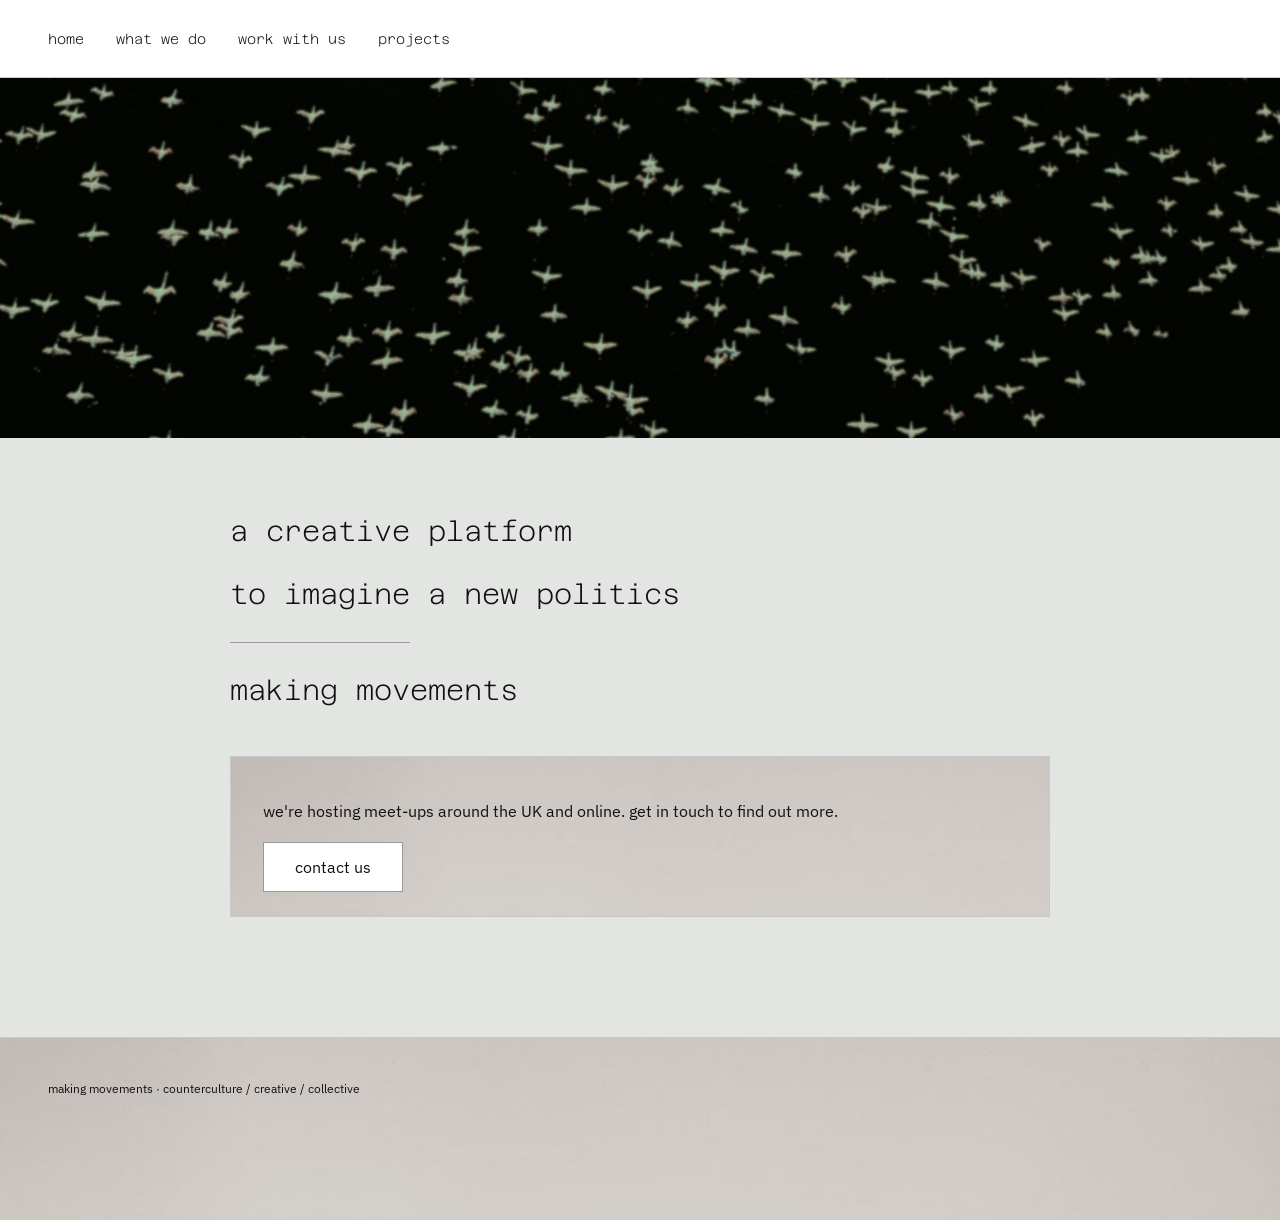
<file: index.html>
<!DOCTYPE html>
<html lang="en">

<head>
<meta charset="UTF-8">
<meta name="viewport" content="width=device-width, initial-scale=1.0">

<title>making movements</title>

<meta property="og:title" content="making movements">
<meta property="og:description" content="a creative platform to imagine a new politics">
<meta property="og:image" content="https://makingmovements.world/assets/flamingos.jpg">
<meta property="og:url" content="https://makingmovements.world/">
<meta property="og:type" content="website">

<meta name="twitter:card" content="summary_large_image">
<meta name="twitter:title" content="making movements">
<meta name="twitter:description" content="a creative platform to imagine a new politics">
<meta name="twitter:image" content="https://makingmovements.world/assets/flamingos.jpg">

<link rel="stylesheet" href="styles.css">

<script>
function copyEmail(btn){
    navigator.clipboard.writeText("contact@makingmovements.world");
    const original = btn.innerText;
    btn.innerText = "email copied";
    setTimeout(() => btn.innerText = original, 2000);
}
</script>

</head>

<body>

<header>

<nav>
<a href="index.html">home</a>
<a href="what-we-do.html">what we do</a>
<a href="work-with-us.html">work with us</a>
<a href="projects.html">projects</a>
</nav>

</header>

<img class="hero" src="assets/flamingos.jpg" alt="Making Movements">

<div class="content">

<p class="home-prop">
a creative platform
</p>

<p class="home-prop">
to imagine a new politics
</p>

<div class="home-line"></div>

<p class="home-mm">
making movements
</p>

<div class="connect">

<p>
we're hosting meet-ups around the UK and online. 
get in touch to find out more.
</p>

<button class="button" onclick="copyEmail(this)">
contact us
</button>

</div>

</div>

<footer class="footer">
making movements · counterculture / creative / collective
</footer>

</body>

</html>
</file>
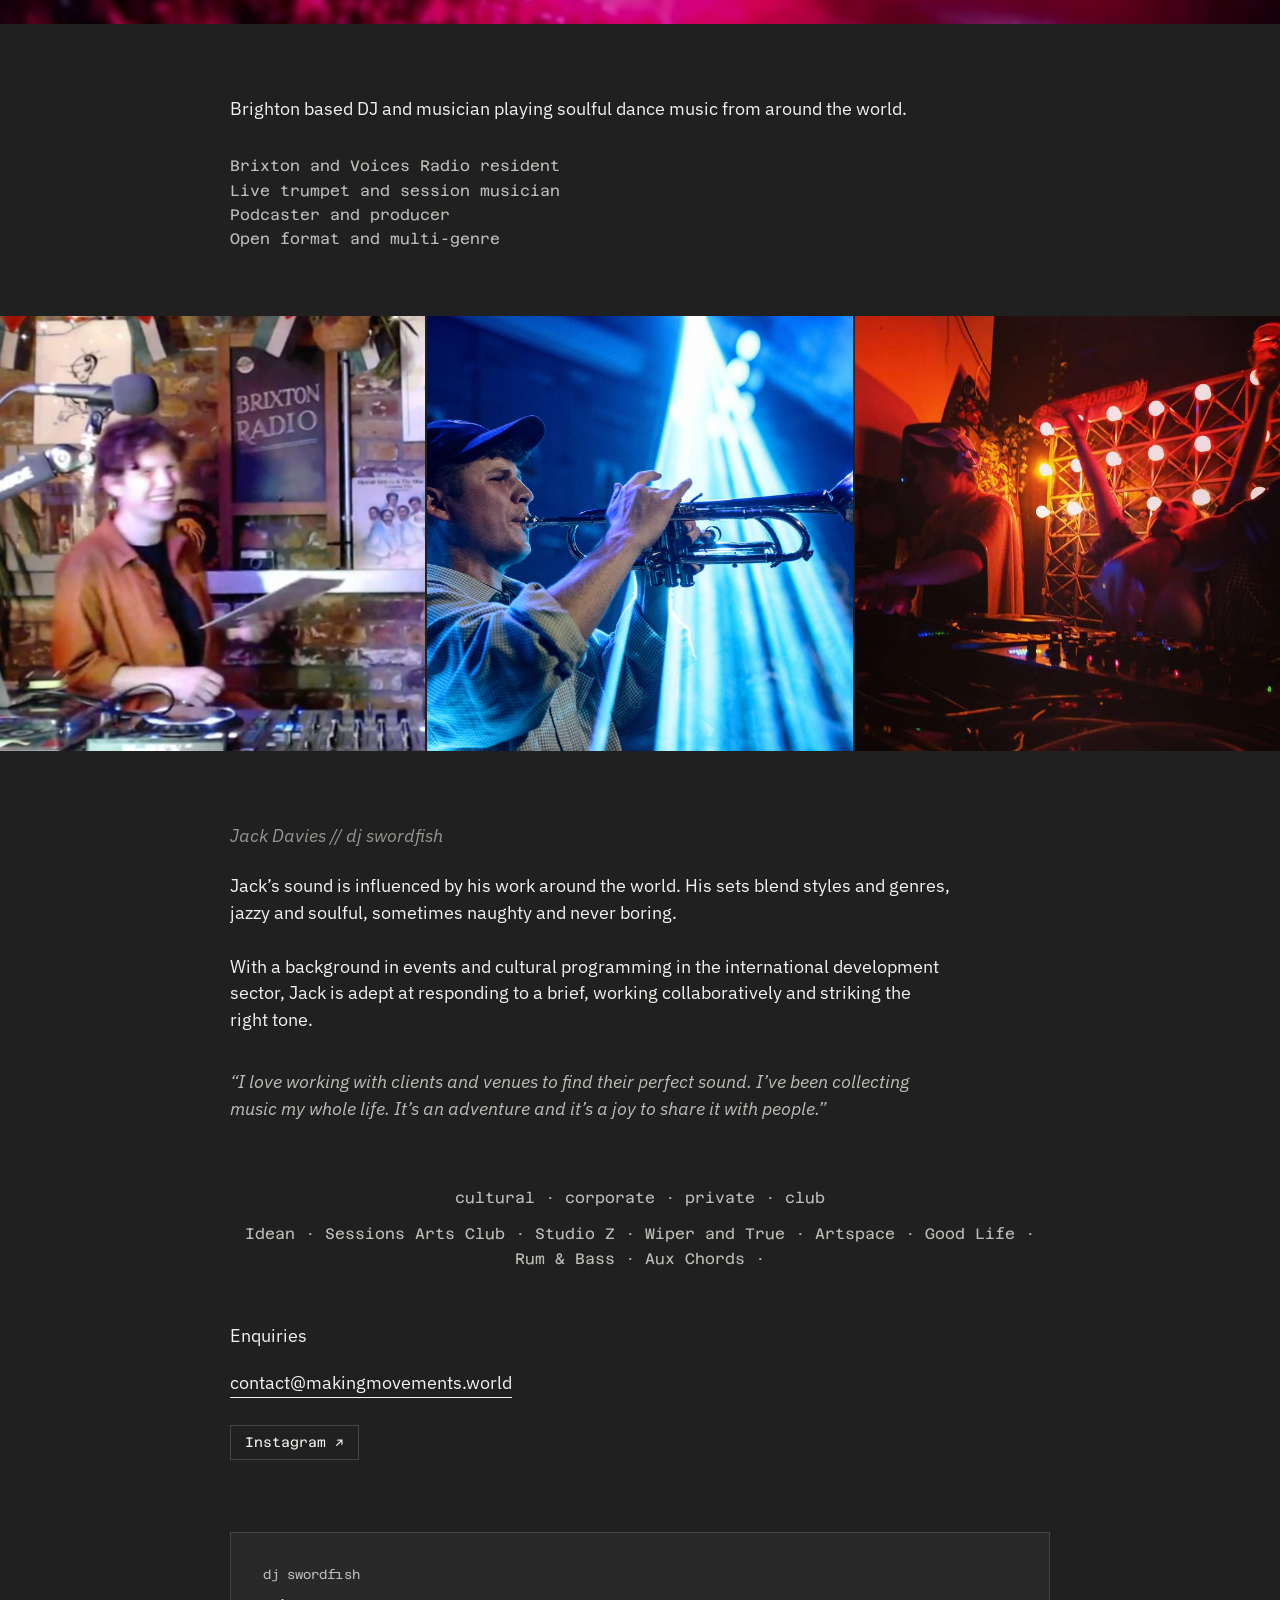
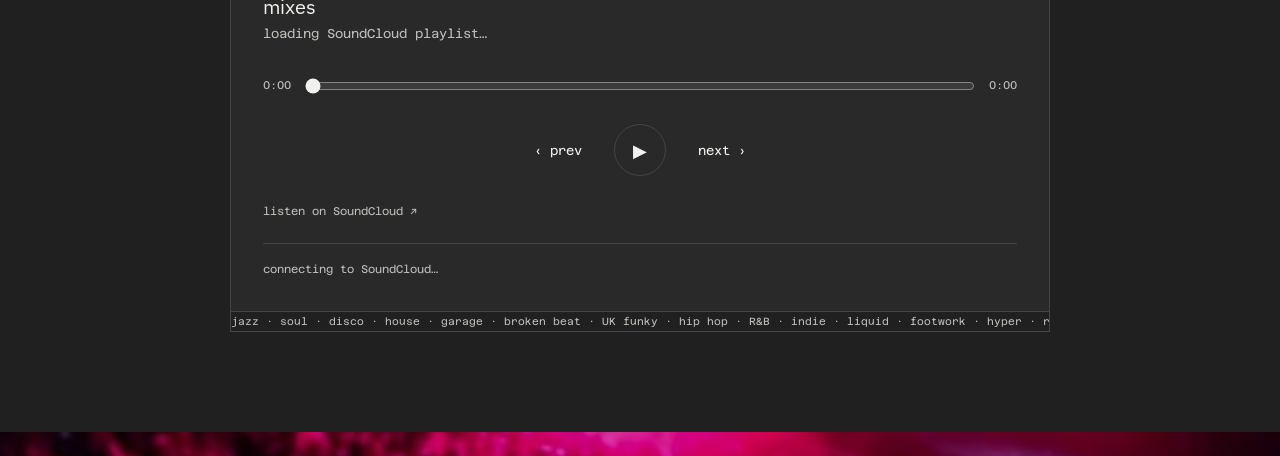
<file: dj.swordfish/index.html>
<!DOCTYPE html>
<html lang="en">
<head>
  <meta charset="UTF-8">
  <meta name="viewport" content="width=device-width, initial-scale=1.0">

  <title>dj swordfish</title>
  <meta name="description" content="dj swordfish — Brighton based DJ and musician playing soulful dance music from around the world.">

  <link rel="preconnect" href="https://fonts.googleapis.com">
  <link rel="preconnect" href="https://fonts.gstatic.com" crossorigin>
  <link href="https://fonts.googleapis.com/css2?family=Azeret+Mono:wght@400;500&family=IBM+Plex+Sans:ital,wght@0,400;0,500;1,400&display=swap" rel="stylesheet">

  <style>

    :root {
      --bg: #202020;
      --panel: #292929;
      --text: #f1f1ed;
      --muted: #bdbdb8;
      --name: #969691;
      --line: #454545;
      --content: 820px;
    }

    * {
      box-sizing: border-box;
    }

    body {
      margin: 0;
      background: var(--bg);
      color: var(--text);
      font-family: "IBM Plex Sans", Arial, sans-serif;
      font-size: 18px;
      line-height: 1.5;
    }

    img {
      display: block;
      max-width: 100%;
    }


    /* TOP + BOTTOM BANNERS */

    .hero {
      width: 100%;
      height: 1.6vw;
      min-height: 24px;
      max-height: 40px;
      overflow: hidden;
    }

    .hero img {
      width: 100%;
      height: 100%;
      object-fit: cover;
      object-position: center;
    }


    /* CONTENT */

    main {
      width: min(calc(100% - 40px), var(--content));
      margin: 0 auto;
    }


    /* INTRO */

    .intro {
      padding: 72px 0 24px;
      max-width: 720px;
    }

    .intro-line {
      margin: 0 0 32px;
      font-family: "IBM Plex Sans", Arial, sans-serif;
      font-size: 1.1rem;
      line-height: 1.5;
      font-weight: 400;
      color: var(--text);
    }


    /* CREDENTIALS */

    .credentials {
      margin: 0;
      padding: 0 0 40px;
      font-family: "Azeret Mono", monospace;
      font-size: 0.95rem;
      line-height: 1.6;
      font-weight: 400;
      color: var(--muted);
    }


    /* IMAGE STRIP */

    .image-strip {
      width: 100vw;
      margin-left: calc(50% - 50vw);
      display: grid;
      grid-template-columns: repeat(3, 1fr);
      gap: 2px;
    }

    .image-strip img {
      width: 100%;
      height: 34vw;
      max-height: 520px;
      min-height: 260px;
      object-fit: cover;
    }


    /* NAME */

    .bio {
      padding: 72px 0 24px;
      max-width: 720px;
      font-family: "IBM Plex Sans", Arial, sans-serif;
      font-size: 1.1rem;
      line-height: 1.5;
      font-weight: 400;
      color: var(--text);
    }

    .bio em {
      color: var(--name);
      font-style: italic;
    }


    /* INTRODUCTORY BIO */

    .intro-bio {
      padding: 0 0 36px;
      max-width: 720px;
      font-family: "IBM Plex Sans", Arial, sans-serif;
      font-size: 1.1rem;
      line-height: 1.5;
      font-weight: 400;
      color: var(--text);
    }

    .intro-bio p {
      margin: 0 0 28px;
    }

    .intro-bio p:last-child {
      margin-bottom: 0;
    }


    /* QUOTE */

    .quote {
      padding: 0 0 64px;
      max-width: 720px;
      font-family: "IBM Plex Sans", Arial, sans-serif;
      font-size: 1.1rem;
      line-height: 1.5;
      font-weight: 400;
      font-style: italic;
      color: var(--muted);
    }


    /* CLIENTS + EVENT TYPES */

    .client-info {
      width: min(calc(100% - 40px), var(--content));
      margin: 0 auto;
      text-align: center;
      font-family: "Azeret Mono", monospace;
      font-size: 0.95rem;
      line-height: 1.6;
      font-weight: 400;
      color: var(--muted);
    }

    .event-types {
      padding: 0 0 12px;
      white-space: normal;
    }

    .clients {
      padding: 0 0 52px;
      white-space: normal;
      overflow-wrap: break-word;
      word-wrap: break-word;
    }


    /* ENQUIRIES */

    .enquiries {
      padding: 0 0 72px;
    }

    .enquiries-title {
      margin: 0 0 20px;
      font-family: "IBM Plex Sans", Arial, sans-serif;
      font-size: 1.1rem;
      line-height: 1.5;
      font-weight: 400;
      color: var(--text);
    }

    .email {
      color: var(--text);
      text-decoration: none;
      font-family: "IBM Plex Sans", Arial, sans-serif;
      font-size: 1.1rem;
      line-height: 1.5;
      font-weight: 400;
      border-bottom: 1px solid var(--text);
      padding-bottom: 3px;
    }

    .email:hover {
      opacity: 0.65;
    }


    /* INSTAGRAM */

    .instagram {
      display: inline-block;
      margin-top: 28px;
      color: var(--text);
      text-decoration: none;
      font-family: "Azeret Mono", monospace;
      font-size: 0.85rem;
      line-height: 1;
      border: 1px solid var(--line);
      padding: 10px 14px;
    }

    .instagram:hover {
      opacity: 0.65;
    }


    /* CUSTOM SOUNDCLOUD PLAYER */

    .listen {
      width: 100%;
      padding: 0 0 100px;
    }

    .player {
      width: 100%;
      background: var(--panel);
      border: 1px solid var(--line);
      padding: 32px;
    }

    .eyebrow {
      font-family: "Azeret Mono", monospace;
      font-size: 0.8rem;
      color: var(--muted);
      margin-bottom: 10px;
    }

    .player-title {
      font-family: "IBM Plex Sans", Arial, sans-serif;
      font-size: 1.25rem;
      line-height: 1.3;
      color: var(--text);
      margin-bottom: 4px;
    }

    .track {
      font-family: "Azeret Mono", monospace;
      font-size: 0.8rem;
      line-height: 1.5;
      color: var(--muted);
      min-height: 24px;
      margin-bottom: 28px;
    }

    .progress-wrap {
      display: flex;
      align-items: center;
      gap: 12px;
      font-family: "Azeret Mono", monospace;
      font-size: 0.7rem;
      color: var(--muted);
    }

    input[type="range"] {
      flex: 1;
      accent-color: var(--text);
      cursor: pointer;
    }

    .controls {
      display: flex;
      align-items: center;
      justify-content: center;
      gap: 24px;
      margin: 28px 0;
    }

    button {
      appearance: none;
      border: 0;
      background: transparent;
      color: var(--text);
      cursor: pointer;
      font: inherit;
      padding: 8px;
    }

    button:hover {
      opacity: 0.65;
    }

    .play {
      width: 52px;
      height: 52px;
      border: 1px solid var(--line);
      border-radius: 50%;
      font-size: 18px;
    }

    .secondary {
      font-family: "Azeret Mono", monospace;
      font-size: 0.8rem;
    }

    .soundcloud-link {
      display: block;
      margin-top: 24px;
      color: var(--muted);
      font-family: "Azeret Mono", monospace;
      font-size: 0.7rem;
      text-decoration: none;
    }

    .soundcloud-link:hover {
      color: var(--text);
    }

    .status {
      margin-top: 22px;
      padding-top: 18px;
      border-top: 1px solid var(--line);
      font-family: "Azeret Mono", monospace;
      font-size: 0.7rem;
      color: var(--muted);
    }


    /* HIDDEN SOUNDCLOUD WIDGET */

    #soundcloud-widget {
      position: absolute;
      width: 1px;
      height: 1px;
      opacity: 0;
      pointer-events: none;
      left: -9999px;
    }


    /* GENRE TICKER */

    .ticker {
      width: 100%;
      overflow: hidden;
      white-space: nowrap;
      background: var(--bg);
      color: var(--muted);
      font-family: "Azeret Mono", monospace;
      font-size: 0.65rem;
      line-height: 1.2;
      padding: 3px 0;
      margin: 0;
      border-left: 1px solid var(--line);
      border-right: 1px solid var(--line);
      border-bottom: 1px solid var(--line);
    }

    .ticker-track {
      display: flex;
      width: max-content;
      white-space: nowrap;
      animation: ticker-scroll 35s linear infinite;
    }

    .ticker-content {
      display: inline-block;
      padding-right: 4rem;
    }

    @keyframes ticker-scroll {
      from {
        transform: translateX(0);
      }

      to {
        transform: translateX(-50%);
      }
    }


    /* MOBILE */

    @media (max-width: 700px) {

      body {
        font-size: 16px;
      }

      main {
        width: min(calc(100% - 28px), var(--content));
      }

      .hero {
        height: 1.8vw;
        min-height: 18px;
        max-height: 28px;
      }

      .intro {
        padding: 52px 0 20px;
      }

      .intro-line {
        font-size: 1.05rem;
        line-height: 1.5;
        margin-bottom: 28px;
      }

      .credentials {
        padding-bottom: 40px;
        font-size: 0.88rem;
        line-height: 1.6;
      }

      .image-strip {
        grid-template-columns: 1fr 1fr 1fr;
        gap: 1px;
      }

      .image-strip img {
        height: 52vw;
        min-height: 190px;
      }

      .bio {
        padding: 52px 0 20px;
        font-size: 1.05rem;
      }

      .intro-bio {
        padding-bottom: 30px;
        font-size: 1.05rem;
      }

      .quote {
        padding-bottom: 46px;
        font-size: 1.05rem;
        line-height: 1.5;
      }

      .client-info {
        width: min(calc(100% - 28px), var(--content));
        font-size: 0.78rem;
      }

      .event-types {
        padding-bottom: 10px;
      }

      .clients {
        padding-bottom: 42px;
      }

      .enquiries {
        padding-bottom: 56px;
      }

      .enquiries-title,
      .email {
        font-size: 1.05rem;
      }

      .instagram {
        font-size: 0.75rem;
      }

      .listen {
        padding-bottom: 70px;
      }

      .player {
        padding: 24px 20px;
      }

      .ticker {
        font-size: 0.58rem;
        padding: 3px 0;
      }

    }

  </style>
</head>


<body>


  <!-- TOP BANNER -->

  <header class="hero">
    <img src="hero.jpg" alt="dj swordfish performing">
  </header>


  <main>


    <!-- INTRO -->

    <section class="intro">

      <p class="intro-line">
        Brighton based DJ and musician playing soulful dance music from around the world.
      </p>

      <p class="credentials">
        Brixton and Voices Radio resident<br>
        Live trumpet and session musician<br>
        Podcaster and producer<br>
        Open format and multi-genre 
      </p>

    </section>


  </main>


  <!-- IMAGES -->

  <div class="image-strip">

    <img src="radio.jpg" alt="dj swordfish at Brixton Radio">

    <img src="trumpet.jpg" alt="dj swordfish playing trumpet">

    <img src="dj-red.jpg" alt="dj swordfish performing">

  </div>


  <main>


    <!-- NAME -->

    <div class="bio">
      <em>Jack Davies // dj swordfish</em>
    </div>


    <!-- BIO -->

    <div class="intro-bio">

      <p>
        Jack’s sound is influenced by his work around the world. His sets blend styles and genres, jazzy and soulful, sometimes naughty and never boring.
      </p>

      <p>
        With a background in events and cultural programming in the international development sector, Jack is adept at responding to a brief, working collaboratively and striking the right tone.
      </p>

    </div>


    <!-- QUOTE -->

    <div class="quote">
      “I love working with clients and venues to find their perfect sound. I’ve been collecting music my whole life. It’s an adventure and it’s a joy to share it with people.”
    </div>


  </main>


  <!-- EVENT TYPES + CLIENTS -->

  <div class="client-info">

    <div class="event-types">
      cultural · corporate · private · club
    </div>

    <div class="clients">
      Idean · Sessions Arts Club · Studio Z · Wiper and True · Artspace · Good Life · Rum &amp; Bass · Aux Chords ·
    </div>

  </div>


  <main>


    <!-- ENQUIRIES -->

    <section class="enquiries">

      <p class="enquiries-title">
        Enquiries
      </p>

      <a
        class="email"
        href="mailto:contact@makingmovements.world">
        contact@makingmovements.world
      </a>

      <br>

      <a
        class="instagram"
        href="https://www.instagram.com/dj.swordfish/"
        target="_blank"
        rel="noopener noreferrer">
        Instagram ↗
      </a>

    </section>


    <!-- CUSTOM SOUNDCLOUD PLAYER + TICKER -->

    <section class="listen">

      <div class="player">

        <div class="eyebrow">
          dj swordfish
        </div>

        <div class="player-title">
          mixes
        </div>

        <div class="track" id="track-name">
          loading SoundCloud playlist…
        </div>

        <div class="progress-wrap">

          <span id="current-time">
            0:00
          </span>

          <input
            id="progress"
            type="range"
            min="0"
            max="100"
            value="0"
            step="0.1"
            aria-label="Track progress">

          <span id="duration">
            0:00
          </span>

        </div>


        <div class="controls">

          <button
            class="secondary"
            id="previous"
            type="button"
            aria-label="Previous track">
            ‹ prev
          </button>

          <button
            class="play"
            id="play"
            type="button"
            aria-label="Play">
            ▶
          </button>

          <button
            class="secondary"
            id="next"
            type="button"
            aria-label="Next track">
            next ›
          </button>

        </div>


        <a
          class="soundcloud-link"
          href="https://soundcloud.com/dj-swordfish/sets/mixes"
          target="_blank"
          rel="noopener noreferrer">
          listen on SoundCloud ↗
        </a>


        <div class="status" id="status">
          connecting to SoundCloud…
        </div>

      </div>


      <!-- GENRE TICKER -->

      <div class="ticker">

        <div class="ticker-track">

          <div class="ticker-content">
            jazz · soul · disco · house · garage · broken beat · UK funky · hip hop · R&amp;B · indie · liquid · footwork · hyper · roots · rave · afro · latin · desi · arab ·
          </div>

          <div class="ticker-content">
            jazz · soul · disco · house · garage · broken beat · UK funky · hip hop · R&amp;B · indie · liquid · footwork · hyper · roots · rave · afro · latin · desi · arab ·
          </div>

        </div>

      </div>


    </section>


  </main>


  <!-- HIDDEN SOUNDCLOUD WIDGET -->

  <iframe
    id="soundcloud-widget"
    scrolling="no"
    frameborder="no"
    allow="autoplay"
    title="SoundCloud player"
    src="https://w.soundcloud.com/player/?url=https%3A//soundcloud.com/dj-swordfish/sets/mixes&amp;auto_play=false&amp;hide_related=true&amp;show_comments=false&amp;show_user=true&amp;show_reposts=false&amp;show_teaser=false">
  </iframe>


  <script src="https://w.soundcloud.com/player/api.js"></script>

  <script>

    const iframe = document.getElementById("soundcloud-widget");
    const widget = SC.Widget(iframe);

    const playButton = document.getElementById("play");
    const previousButton = document.getElementById("previous");
    const nextButton = document.getElementById("next");
    const progress = document.getElementById("progress");

    const trackName = document.getElementById("track-name");
    const currentTime = document.getElementById("current-time");
    const duration = document.getElementById("duration");
    const status = document.getElementById("status");

    let isPlaying = false;
    let currentDuration = 0;


    function formatTime(milliseconds) {

      const seconds = Math.floor(milliseconds / 1000);
      const minutes = Math.floor(seconds / 60);
      const remainingSeconds = seconds % 60;

      return minutes + ":" + String(remainingSeconds).padStart(2, "0");

    }


    function updateTrack() {

      widget.getCurrentSound(function(sound) {

        if (sound) {

          trackName.textContent =
            sound.title || "dj swordfish mix";

          status.textContent =
            "SoundCloud playlist connected";

        }

      });

    }


    widget.bind(SC.Widget.Events.READY, function() {

      status.textContent =
        "SoundCloud playlist connected";

      updateTrack();

    });


    widget.bind(SC.Widget.Events.PLAY, function() {

      isPlaying = true;

      playButton.textContent = "Ⅱ";

      updateTrack();

    });


    widget.bind(SC.Widget.Events.PAUSE, function() {

      isPlaying = false;

      playButton.textContent = "▶";

    });


    widget.bind(SC.Widget.Events.FINISH, function() {

      isPlaying = false;

      playButton.textContent = "▶";

      progress.value = 100;

      widget.next();

    });


    widget.bind(SC.Widget.Events.PLAY_PROGRESS, function(event) {

      if (!event) return;

      currentDuration = event.relativePosition
        ? event.currentPosition / event.relativePosition
        : currentDuration;

      if (currentDuration > 0) {

        progress.value =
          (event.currentPosition / currentDuration) * 100;

      }

      currentTime.textContent =
        formatTime(event.currentPosition);

      if (currentDuration > 0) {

        duration.textContent =
          formatTime(currentDuration);

      }

    });


    playButton.addEventListener("click", function() {

      if (isPlaying) {

        widget.pause();

      } else {

        widget.play();

      }

    });


    previousButton.addEventListener("click", function() {

      widget.prev();

      setTimeout(updateTrack, 300);

    });


    nextButton.addEventListener("click", function() {

      widget.next();

      setTimeout(updateTrack, 300);

    });


    progress.addEventListener("input", function() {

      if (!currentDuration) return;

      const position =
        (Number(progress.value) / 100) * currentDuration;

      widget.seekTo(position);

    });

  </script>


  <!-- BOTTOM BANNER -->

  <footer class="hero">
    <img src="hero.jpg" alt="">
  </footer>


</body>
</html>
</file>
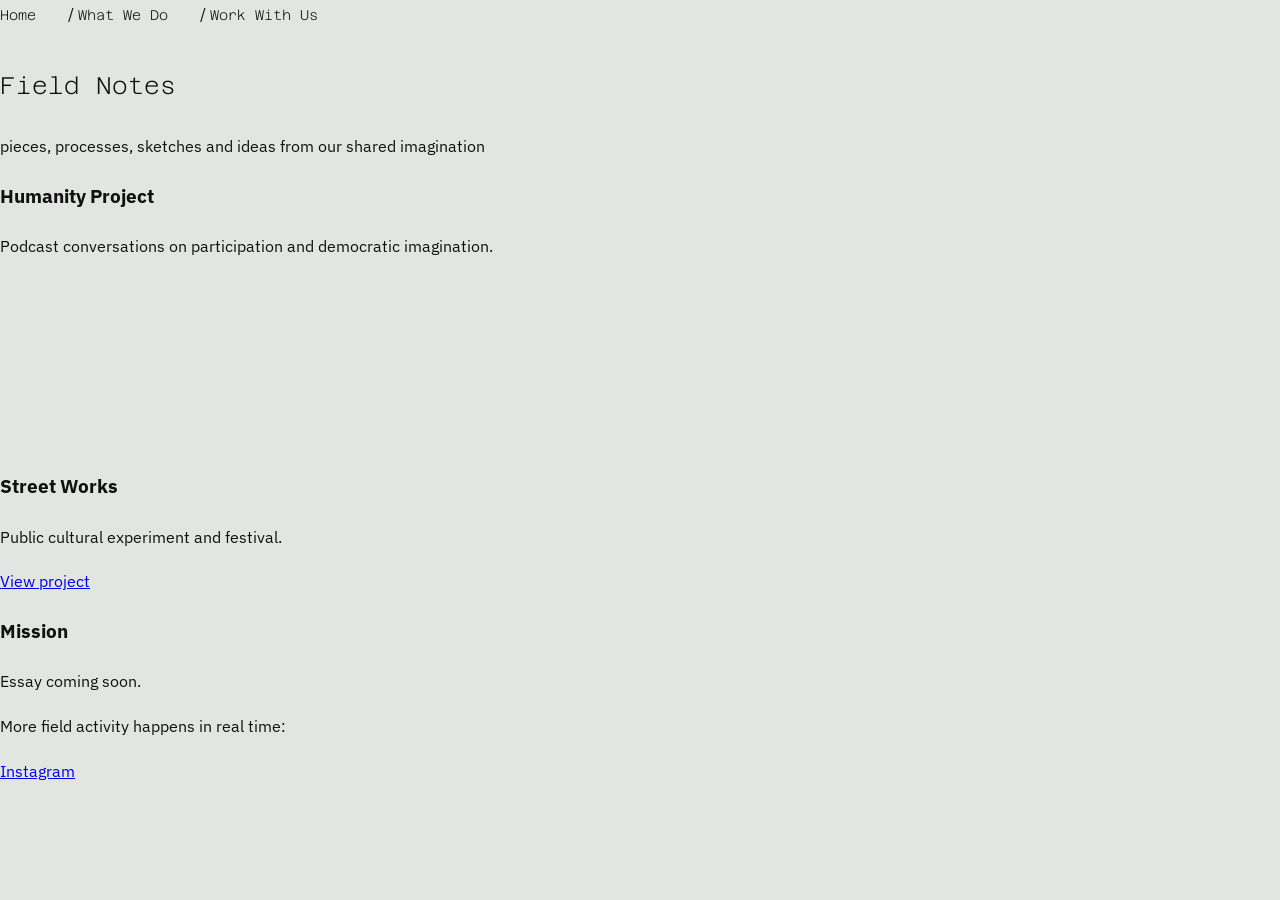
<file: field-notes.html>
<!DOCTYPE html>
<html>
<head>
  <title>Field Notes - Making Movements</title>
  <link rel="stylesheet" href="styles.css">
</head>
<body>

<nav>
  <a href="index.html">Home</a> /
  <a href="what-we-do.html">What We Do</a> /
  <a href="work-with-us.html">Work With Us</a>
</nav>

<div class="section">

<h2>Field Notes</h2>

<p>pieces, processes, sketches and ideas from our shared imagination</p>

</div>

<div class="section">

<h3>Humanity Project</h3>

<p>Podcast conversations on participation and democratic imagination.</p>

<iframe width="100%" height="166" scrolling="no" frameborder="no"
src="https://w.soundcloud.com/player/?url=https%3A//soundcloud.com/voicesradio_ldn/making-movements-w-humanity">
</iframe>

</div>

<div class="section">

<h3>Street Works</h3>

<p>Public cultural experiment and festival.</p>

<a href="https://www.street-work.org/" target="_blank">View project</a>

</div>

<div class="section">

<h3>Mission</h3>

<p>Essay coming soon.</p>

</div>

<div class="section">

<p>More field activity happens in real time:</p>
<a href="https://www.instagram.com/makingmovements.world/" target="_blank">Instagram</a>

</div>

</body>
</html>
</file>
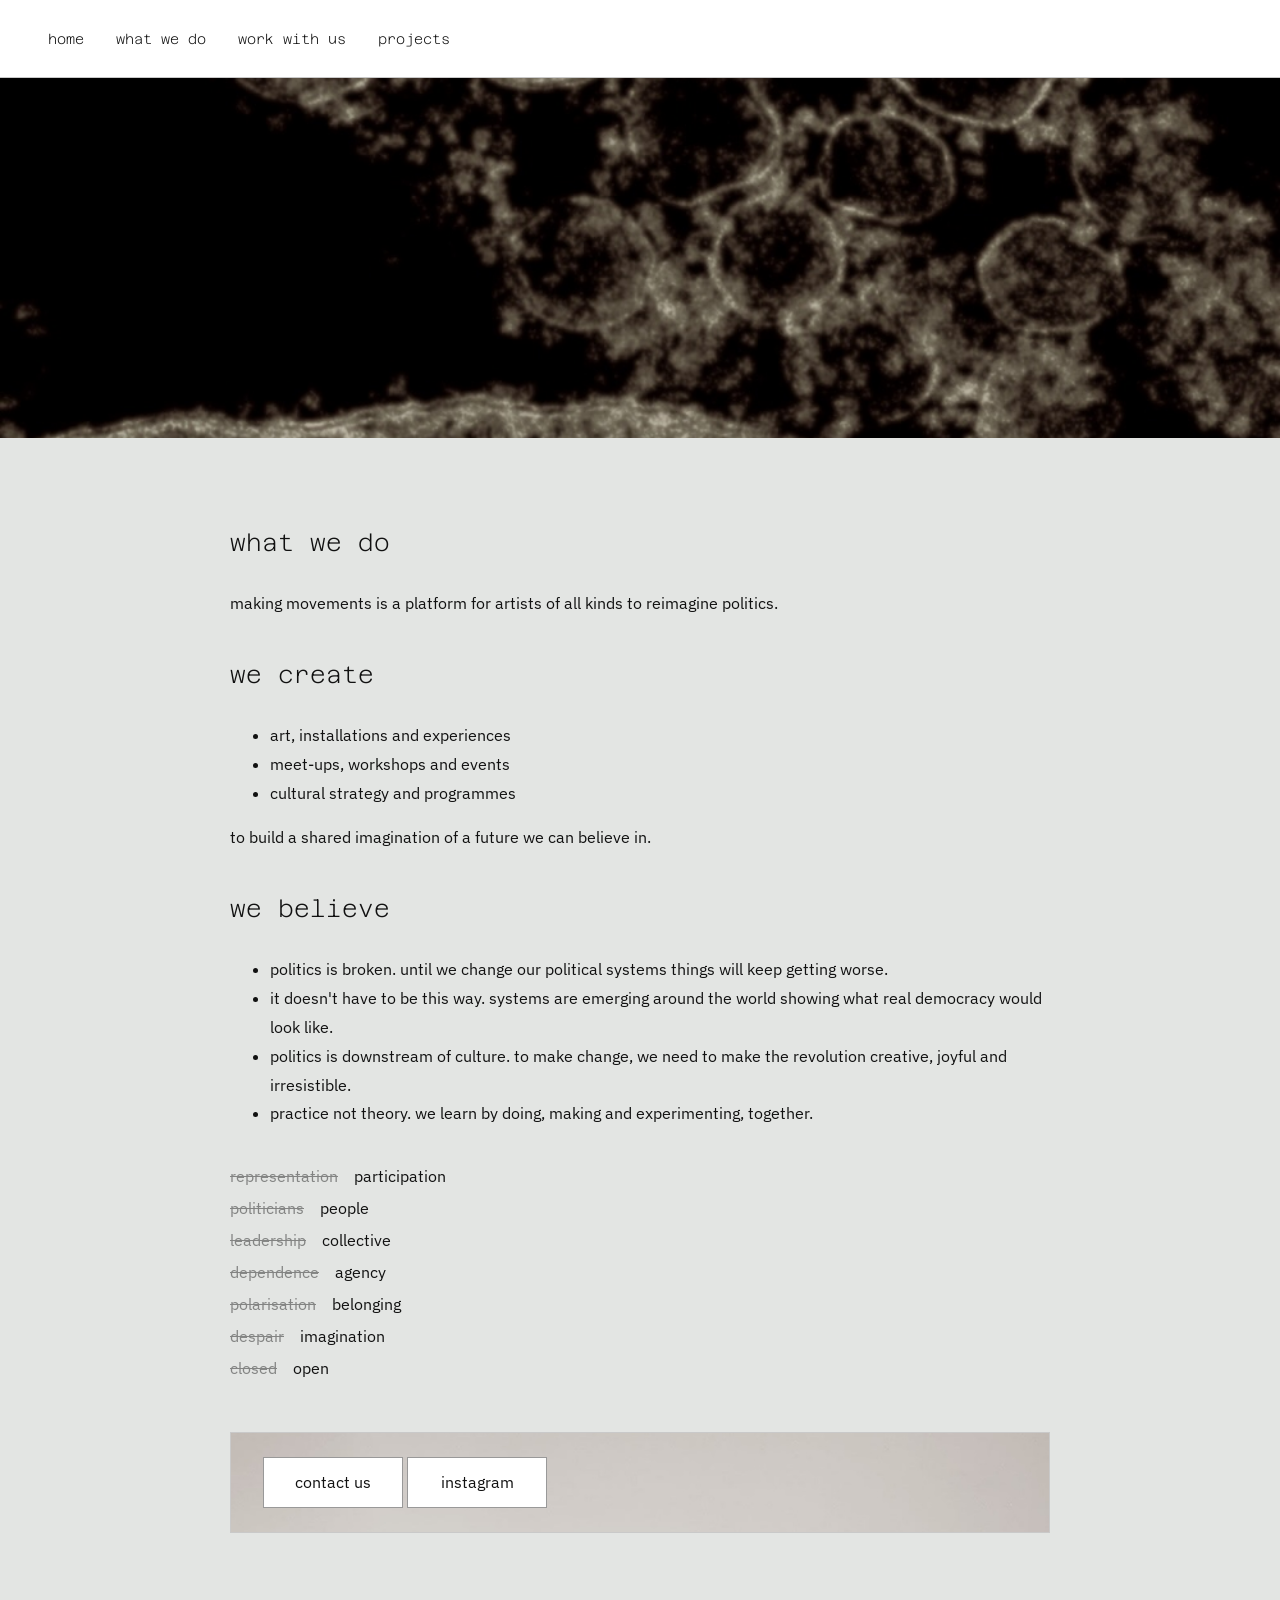
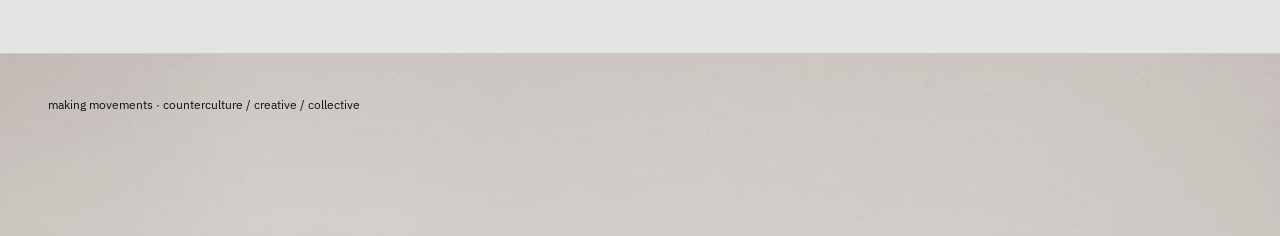
<file: what-we-do.html>
<!DOCTYPE html>
<html lang="en">

<head>
<meta charset="UTF-8">
<meta name="viewport" content="width=device-width, initial-scale=1.0">
<title>what we do | making movements</title>

<link rel="stylesheet" href="styles.css">

<script>
function copyEmail(btn){
    navigator.clipboard.writeText('contact@makingmovements.world');
    const t=btn.innerText;
    btn.innerText='email copied';
    setTimeout(()=>btn.innerText=t,2000);
}
</script>

</head>

<body>

<header>
<nav>
<a href="index.html">home</a>
<a href="what-we-do.html">what we do</a>
<a href="work-with-us.html">work with us</a>
<a href="projects.html">projects</a>
</nav>
</header>

<img class="hero" src="assets/microscope.jpg" alt="Making Movements">

<div class="content">

<h2>what we do</h2>

<p>
making movements is a platform for artists of all kinds to reimagine politics.
</p>

<h2>we create</h2>

<ul>
<li>art, installations and experiences</li>
<li>meet-ups, workshops and events</li>
<li>cultural strategy and programmes</li>
</ul>

<p>
to build a shared imagination of a future we can believe in.
</p>

<h2>we believe</h2>

<ul>
<li>politics is broken. until we change our political systems things will keep getting worse.</li>

<li>it doesn't have to be this way. systems are emerging around the world showing what real democracy would look like.</li>

<li>politics is downstream of culture. to make change, we need to make the revolution creative, joyful and irresistible.</li>

<li>practice not theory. we learn by doing, making and experimenting, together.</li>
</ul>

<p class="beliefs">
<s>representation</s> participation<br>
<s>politicians</s> people<br>
<s>leadership</s> collective<br>
<s>dependence</s> agency<br>
<s>polarisation</s> belonging<br>
<s>despair</s> imagination<br>
<s>closed</s> open
</p>

<div class="connect">

<button class="button" onclick="copyEmail(this)">
contact us
</button>

<a class="button"
href="https://instagram.com/makingmovements.world"
target="_blank">
instagram
</a>

</div>

</div>

<div class="footer">
making movements · counterculture / creative / collective
</div>

</body>
</html>
</file>
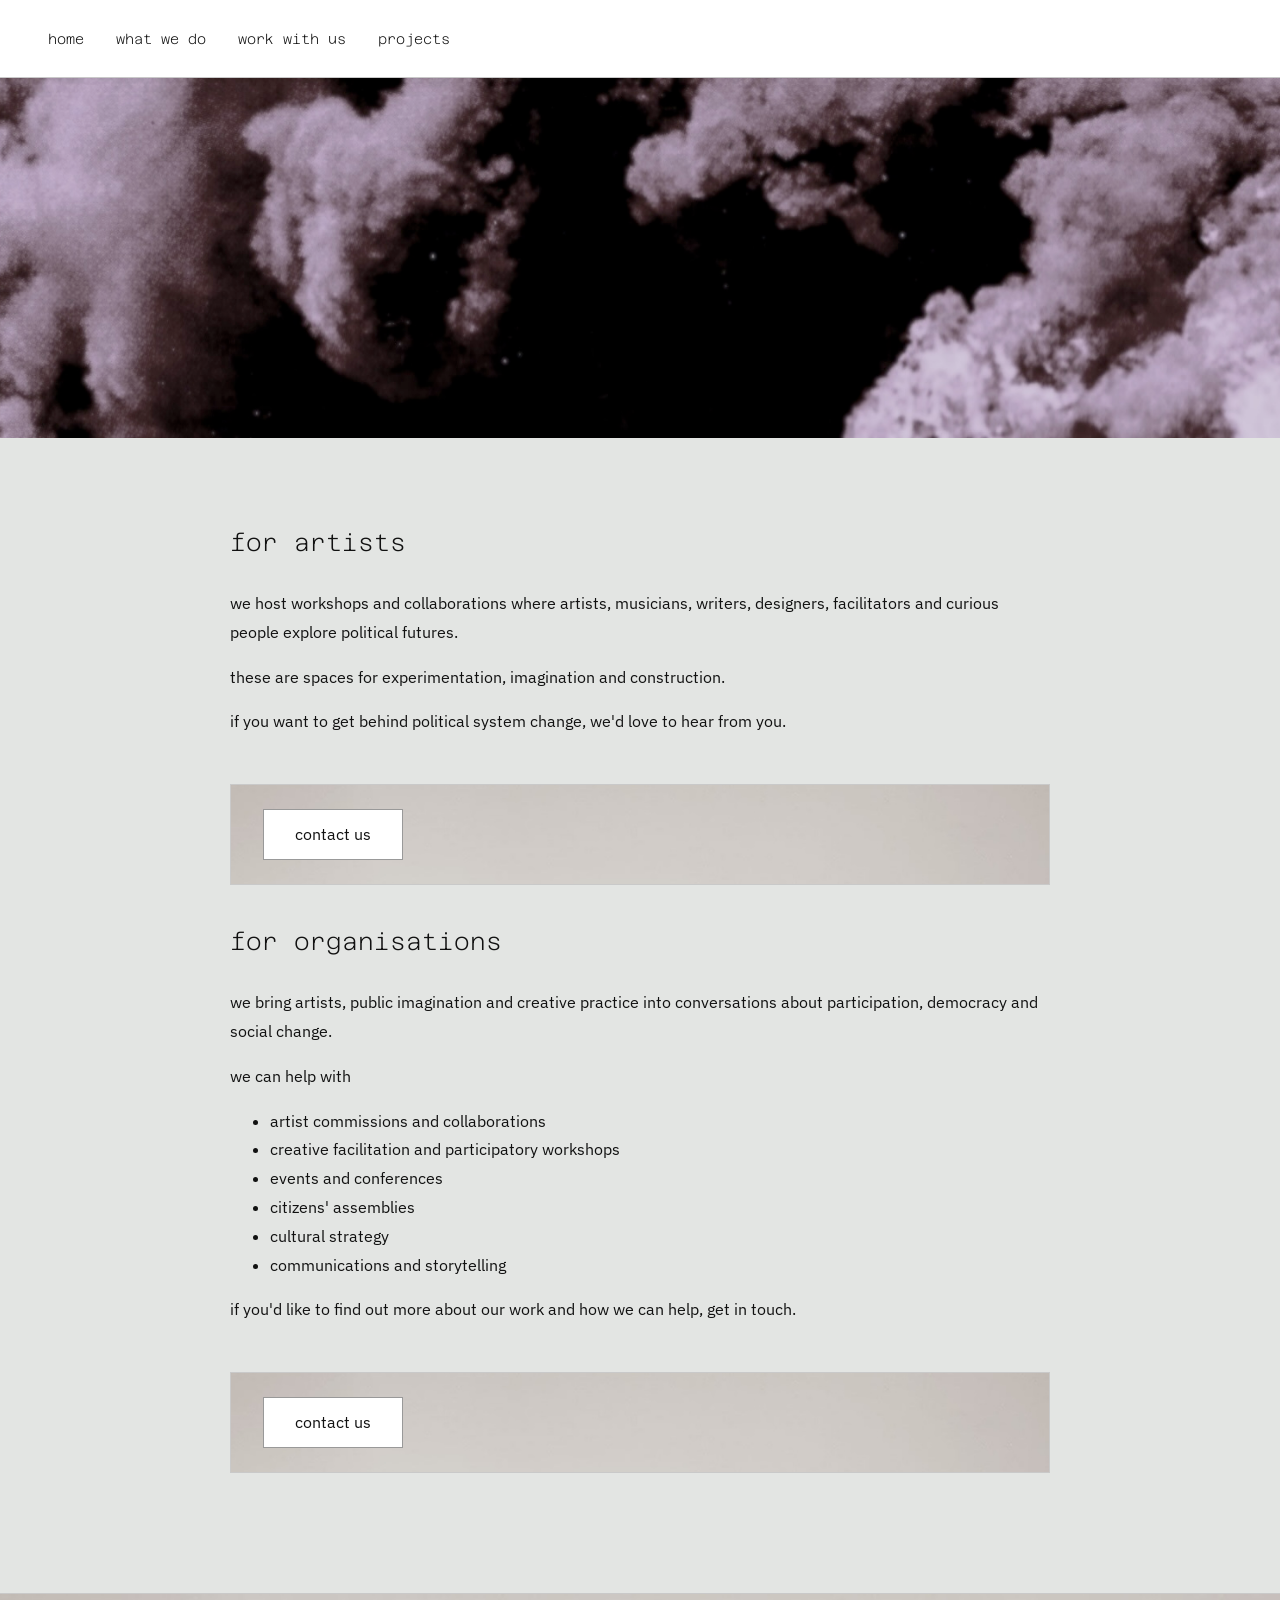
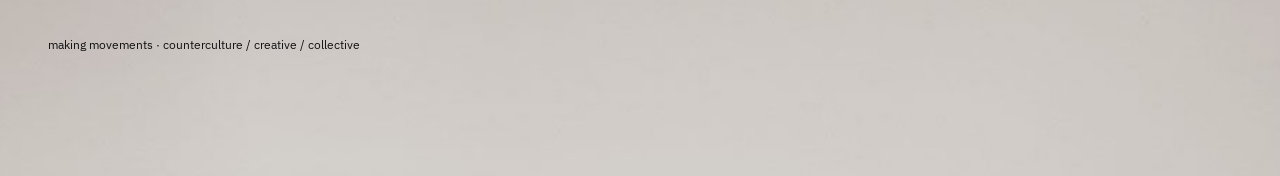
<file: work-with-us.html>
<!DOCTYPE html>
<html lang="en">

<head>
<meta charset="UTF-8">
<meta name="viewport" content="width=device-width, initial-scale=1.0">
<title>work with us | making movements</title>

<link rel="stylesheet" href="styles.css">

<script>
function copyEmail(btn){
    navigator.clipboard.writeText('contact@makingmovements.world');
    const t=btn.innerText;
    btn.innerText='email copied';
    setTimeout(()=>btn.innerText=t,2000);
}
</script>

</head>

<body>

<header>
<nav>
<a href="index.html">home</a>
<a href="what-we-do.html">what we do</a>
<a href="work-with-us.html">work with us</a>
<a href="projects.html">projects</a>
</nav>
</header>

<img class="hero" src="assets/explosion.jpg" alt="Making Movements">

<div class="content">

<h2>for artists</h2>

<p>we host workshops and collaborations where artists, musicians, writers, designers, facilitators and curious people explore political futures.</p>

<p>these are spaces for experimentation, imagination and construction.</p>

<p>if you want to get behind political system change, we'd love to hear from you.</p>

<div class="connect">
<button class="button" onclick="copyEmail(this)">
contact us
</button>
</div>

<h2>for organisations</h2>

<p>we bring artists, public imagination and creative practice into conversations about participation, democracy and social change.</p>

<p>we can help with</p>

<ul>
<li>artist commissions and collaborations</li>
<li>creative facilitation and participatory workshops</li>
<li>events and conferences</li>
<li>citizens' assemblies</li>
<li>cultural strategy</li>
<li>communications and storytelling</li>
</ul>

<p>if you'd like to find out more about our work and how we can help, get in touch.</p>

<div class="connect">
<button class="button" onclick="copyEmail(this)">
contact us
</button>
</div>

</div>

<div class="footer">
making movements · counterculture / creative / collective
</div>

</body>
</html>
</file>
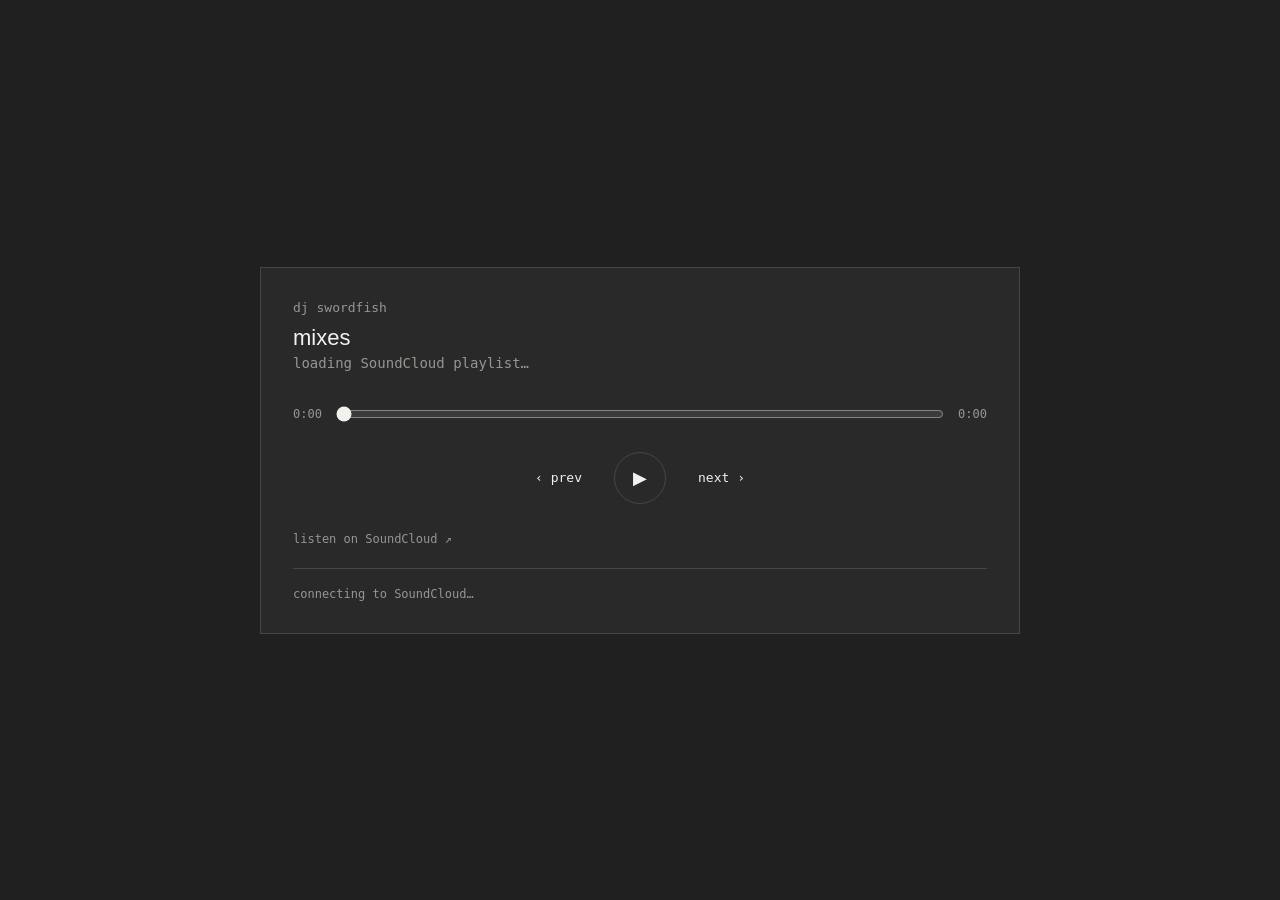
<file: dj.swordfish/dj-swordfish-player-test.html>
<!DOCTYPE html>
<html lang="en">
<head>
  <meta charset="UTF-8">
  <meta name="viewport" content="width=device-width, initial-scale=1.0">

  <title>dj swordfish — player test</title>
 
  <style>
    :root {
      --bg: #202020;
      --panel: #292929;
      --text: #f1f1ed;
      --muted: #969691;
      --line: #454545;
      --accent: #f1f1ed;
    }

    * {
      box-sizing: border-box;
    }

    body {
      margin: 0;
      min-height: 100vh;
      background: var(--bg);
      color: var(--text);
      font-family: Arial, sans-serif;
      display: flex;
      align-items: center;
      justify-content: center;
      padding: 30px;
    }

    .player {
      width: min(760px, 100%);
      background: var(--panel);
      border: 1px solid var(--line);
      padding: 32px;
    }

    .eyebrow {
      font-family: monospace;
      font-size: 13px;
      color: var(--muted);
      margin-bottom: 10px;
    }

    .title {
      font-size: 22px;
      margin-bottom: 4px;
    }

    .track {
      font-family: monospace;
      font-size: 14px;
      color: var(--muted);
      min-height: 21px;
      margin-bottom: 28px;
    }

    .progress-wrap {
      display: flex;
      align-items: center;
      gap: 12px;
      font-family: monospace;
      font-size: 12px;
      color: var(--muted);
    }

    input[type="range"] {
      flex: 1;
      accent-color: var(--accent);
      cursor: pointer;
    }

    .controls {
      display: flex;
      align-items: center;
      justify-content: center;
      gap: 24px;
      margin: 28px 0;
    }

    button {
      appearance: none;
      border: 0;
      background: transparent;
      color: var(--text);
      cursor: pointer;
      font: inherit;
      padding: 8px;
    }

    button:hover {
      opacity: 0.65;
    }

    .play {
      width: 52px;
      height: 52px;
      border: 1px solid var(--line);
      border-radius: 50%;
      font-size: 18px;
    }

    .secondary {
      font-family: monospace;
      font-size: 13px;
    }

    .soundcloud-link {
      display: block;
      margin-top: 24px;
      color: var(--muted);
      font-family: monospace;
      font-size: 12px;
      text-decoration: none;
    }

    .soundcloud-link:hover {
      color: var(--text);
    }

    .status {
      margin-top: 22px;
      padding-top: 18px;
      border-top: 1px solid var(--line);
      font-family: monospace;
      font-size: 12px;
      color: var(--muted);
    }

    /*
      The SoundCloud iframe is kept loaded but visually hidden.
      The custom interface above controls it through SoundCloud's
      official Widget API.
    */
    #soundcloud-widget {
      position: absolute;
      width: 1px;
      height: 1px;
      opacity: 0;
      pointer-events: none;
      left: -9999px;
    }

    @media (max-width: 600px) {
      body {
        padding: 16px;
      }

      .player {
        padding: 24px 20px;
      }
    }
  </style>
</head>

<body>

  <div class="player">

    <div class="eyebrow">dj swordfish</div>

    <div class="title">mixes</div>

    <div class="track" id="track-name">
      loading SoundCloud playlist…
    </div>

    <div class="progress-wrap">
      <span id="current-time">0:00</span>

      <input
        id="progress"
        type="range"
        min="0"
        max="100"
        value="0"
        step="0.1"
        aria-label="Track progress">

      <span id="duration">0:00</span>
    </div>

    <div class="controls">

      <button
        class="secondary"
        id="previous"
        type="button"
        aria-label="Previous track">
        ‹ prev
      </button>

      <button
        class="play"
        id="play"
        type="button"
        aria-label="Play">
        ▶
      </button>

      <button
        class="secondary"
        id="next"
        type="button"
        aria-label="Next track">
        next ›
      </button>

    </div>

    <a
      class="soundcloud-link"
      href="https://soundcloud.com/dj-swordfish/sets/mixes"
      target="_blank"
      rel="noopener noreferrer">
      listen on SoundCloud ↗
    </a>

    <div class="status" id="status">
      connecting to SoundCloud…
    </div>

  </div>


  <iframe
    id="soundcloud-widget"
    scrolling="no"
    frameborder="no"
    allow="autoplay"
    title="SoundCloud player"
    src="https://w.soundcloud.com/player/?url=https%3A//soundcloud.com/dj-swordfish/sets/mixes&amp;auto_play=false&amp;hide_related=true&amp;show_comments=false&amp;show_user=true&amp;show_reposts=false&amp;show_teaser=false">
  </iframe>


  <script src="https://w.soundcloud.com/player/api.js"></script>

  <script>
    const iframe = document.getElementById("soundcloud-widget");
    const widget = SC.Widget(iframe);

    const playButton = document.getElementById("play");
    const previousButton = document.getElementById("previous");
    const nextButton = document.getElementById("next");
    const progress = document.getElementById("progress");

    const trackName = document.getElementById("track-name");
    const currentTime = document.getElementById("current-time");
    const duration = document.getElementById("duration");
    const status = document.getElementById("status");

    let isPlaying = false;
    let currentDuration = 0;

    function formatTime(milliseconds) {
      const seconds = Math.floor(milliseconds / 1000);
      const minutes = Math.floor(seconds / 60);
      const remainingSeconds = seconds % 60;

      return minutes + ":" + String(remainingSeconds).padStart(2, "0");
    }

    function updateTrack() {
      widget.getCurrentSound(function(sound) {
        if (sound) {
          trackName.textContent = sound.title || "dj swordfish mix";
          status.textContent = "SoundCloud playlist connected";
        }
      });
    }

    widget.bind(SC.Widget.Events.READY, function() {
      status.textContent = "SoundCloud playlist connected";
      updateTrack();
    });

    widget.bind(SC.Widget.Events.PLAY, function() {
      isPlaying = true;
      playButton.textContent = "Ⅱ";
      updateTrack();
    });

    widget.bind(SC.Widget.Events.PAUSE, function() {
      isPlaying = false;
      playButton.textContent = "▶";
    });

    widget.bind(SC.Widget.Events.FINISH, function() {
      isPlaying = false;
      playButton.textContent = "▶";
      progress.value = 100;
      widget.next();
    });

    widget.bind(SC.Widget.Events.PLAY_PROGRESS, function(event) {
      if (!event) return;

      currentDuration = event.relativePosition
        ? event.currentPosition / event.relativePosition
        : currentDuration;

      if (currentDuration > 0) {
        progress.value =
          (event.currentPosition / currentDuration) * 100;
      }

      currentTime.textContent =
        formatTime(event.currentPosition);

      if (currentDuration > 0) {
        duration.textContent =
          formatTime(currentDuration);
      }
    });

    playButton.addEventListener("click", function() {
      if (isPlaying) {
        widget.pause();
      } else {
        widget.play();
      }
    });

    previousButton.addEventListener("click", function() {
      widget.prev();
      setTimeout(updateTrack, 300);
    });

    nextButton.addEventListener("click", function() {
      widget.next();
      setTimeout(updateTrack, 300);
    });

    progress.addEventListener("input", function() {
      if (!currentDuration) return;

      const position =
        (Number(progress.value) / 100) * currentDuration;

      widget.seekTo(position);
    });
  </script>

</body>
</html>
</file>
<file: styles.css>
@import url('https://fonts.googleapis.com/css2?family=Azeret+Mono:wght@200;300;400&family=IBM+Plex+Sans:wght@400;500&display=swap');

body{
    margin:0;
    background:#e3e5e3;
    color:#111;
    font-family:"IBM Plex Sans",-apple-system,BlinkMacSystemFont,"Segoe UI",sans-serif;
    line-height:1.8;
}

/* ---------- HEADER ---------- */

header{
    background:#fff;
    padding:24px 48px;
    border-bottom:1px solid #c9c9c9;
}

nav a{
    font-family:"Azeret Mono",monospace;
    text-decoration:none;
    color:#111;
    margin-right:28px;
    font-size:14px;
    font-weight:200;
}

nav a:hover{
    text-decoration:underline;
}

/* ---------- HERO ---------- */

.hero{
    width:100%;
    height:360px;
    object-fit:cover;
    display:block;
}

/* ---------- PAGE WIDTH ---------- */

.content{
    max-width:820px;
    margin:0 auto;
    padding:48px 80px 120px;
}

.projects-page .content{
    max-width:1200px;
}

/* ---------- TYPOGRAPHY ---------- */

h1,
h2{
    font-family:"Azeret Mono",monospace;
    font-weight:200;
    margin:36px 0 24px;
}

/* ---------- HOMEPAGE ---------- */

.home-prop,
.home-mm{
    font-family:"Azeret Mono",monospace;
    font-size:28px;
    font-weight:200;
    line-height:1.25;
    letter-spacing:0;
}

.home-line{
    width:180px;
    border-top:1px solid #999;
    margin:30px 0;
}

/* ---------- DIVIDER ---------- */

.rule{
    height:56px;
    margin:70px 0;
    background-image:url("assets/concrete.jpg");
    background-size:cover;
    border-top:1px solid #c9c9c9;
    border-bottom:1px solid #c9c9c9;
}

/* ---------- CONTACT BOX ---------- */

.connect{
    margin-top:48px;
    padding:24px 32px;
    background-image:url("assets/concrete.jpg");
    background-size:cover;
    border:1px solid #c9c9c9;
}

.connect h2{
    margin:0 0 12px;
}

/* ---------- PROJECT INTRO CARDS ---------- */

.intro-card{
    padding:24px 32px;
    background-image:url("assets/concrete.jpg");
    background-size:cover;
    border:1px solid #c9c9c9;
    display:flex;
    flex-direction:column;
    justify-content:flex-end;
    box-sizing:border-box;
    height:100%;
}

.intro-card h2{
    margin:0 0 12px;
}

/* ---------- BUTTONS ---------- */

.button{
    display:inline-flex;
    align-items:center;
    justify-content:center;
    width:140px;
    padding:10px 16px;
    box-sizing:border-box;
    border:1px solid #999;
    background:#fff;
    color:#111;
    text-decoration:none;
    cursor:pointer;
    font:inherit;
}

.button:hover{
    background:#f5f5f5;
}

/* ---------- FOOTER ---------- */

.footer{
    margin-top:0;
    padding:40px 48px 120px;
    background-image:url("assets/concrete.jpg");
    background-size:cover;
    border-top:1px solid #c9c9c9;
    font-size:12px;
}

/* ---------- PROJECTS ---------- */

.cards-grid{
    display:grid;
    gap:24px;
    margin:32px 0;
    align-items:stretch;
}

.cards-grid.three{
    grid-template-columns:repeat(3,minmax(0,1fr));
}

.cards-grid.two{
    grid-template-columns:repeat(2,minmax(0,1fr));
}

.card,
.intro-card{
    height:100%;
}

.card{
    position:relative;
    overflow:hidden;
    border:1px solid #c9c9c9;
    background:#ddd;
}

.cardimg{
    width:100%;
    aspect-ratio:4/3;
    object-fit:cover;
    display:block;
}

.overlay{
    position:absolute;
    inset:0;
    background:rgba(0,0,0,.72);
    color:#fff;
    padding:24px;
    opacity:0;
    transition:opacity .25s ease;
    display:flex;
    flex-direction:column;
    justify-content:flex-end;
}

.card:hover .overlay{
    opacity:1;
}

.overlaylink{
    color:#fff;
    text-decoration:none;
}

.overlaylink:hover{
    text-decoration:underline;
}

/* ---------- BELIEFS ---------- */

.beliefs{
    margin-top:32px;
    line-height:2;
}

.beliefs s{
    opacity:.45;
    margin-right:12px;
}

/* ---------- MOBILE ---------- */

@media (max-width:900px){

    header{
        padding:20px 24px;
    }

    nav a{
        display:block;
        margin:0 0 12px;
    }

    .hero{
        height:240px;
    }

    .content{
        padding:32px 24px 80px;
    }

    .projects-page .content{
        max-width:100%;
    }

    .cards-grid.three,
    .cards-grid.two{
        grid-template-columns:1fr;
    }

    .footer{
        padding:32px 24px 80px;
    }

}
</file>
